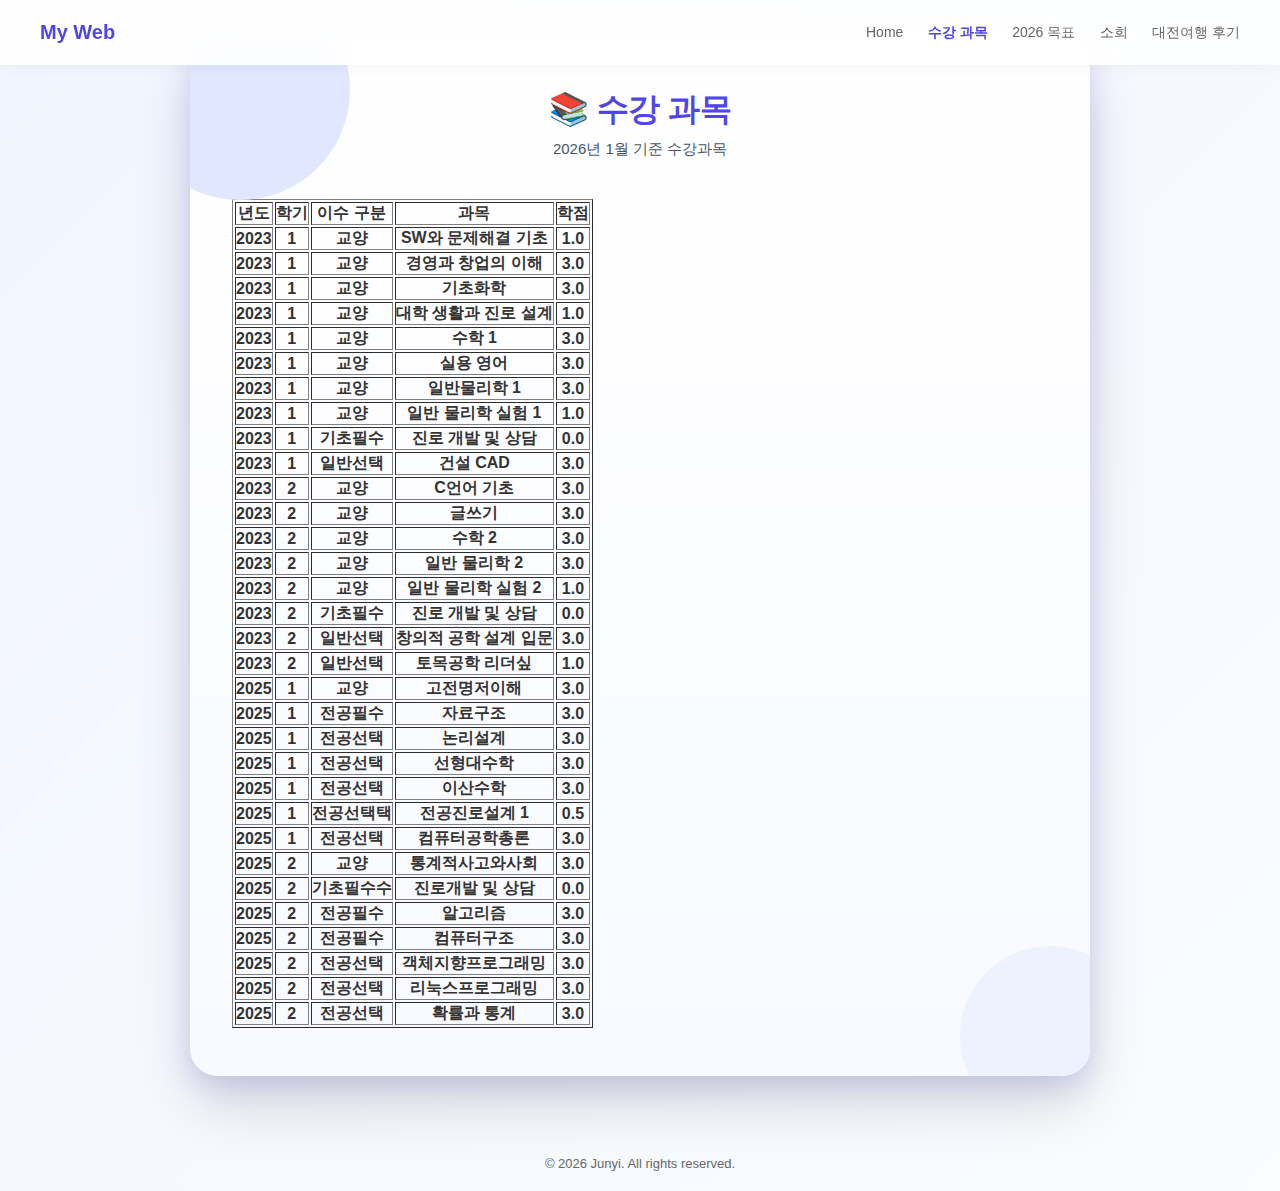
<file: page1.html>
<!DOCTYPE html>
<html lang="ko">
<head>
  <meta charset="UTF-8" />
  <title>수강 과목</title>
  <link rel="stylesheet" href="style.css" />
</head>
<body>

  <!-- 🔹 고정 헤더 -->
  <header class="header">
    <div class="logo">My Web</div>
    <nav>
      <a href="index.html">Home</a>
      <a href="page1.html" class="active">수강 과목</a>
      <a href="page2.html">2026 목표</a>
      <a href="page3.html">소희</a>
      <a href="page4.html">대전여행 후기</a>
    </nav>
  </header>

  <!-- 🔹 메인 -->
  <main class="container page">
    <section class="intro">
      <h1>📚 수강 과목</h1>
      <p>2026년 1월 기준 수강과목</p>
    </section>

    <table border="1">
        <tr>
            <th>년도</th>
            <th>학기</th>
            <th>이수 구분</th>
            <th>과목</th>
            <th>학점</th>
        </tr>
         <tr>
            <th>2023</th>
            <th>1</th>
            <th>교양</th>
            <th>SW와 문제해결 기초</th>
            <th>1.0</th>
        </tr>
        <tr>
            <th>2023</th>
            <th>1</th>
            <th>교양</th>
            <th>경영과 창업의 이해</th>
            <th>3.0</th>
        </tr>
         <tr>
            <th>2023</th>
            <th>1</th>
            <th>교양</th>
            <th>기초화학</th>
            <th>3.0</th>
        </tr>
        <tr>
            <th>2023</th>
            <th>1</th>
            <th>교양</th>
            <th>대학 생활과 진로 설계</th>
            <th>1.0</th>
        </tr>
        <tr>
            <th>2023</th>
            <th>1</th>
            <th>교양</th>
            <th>수학 1</th>
            <th>3.0</th>
        </tr>
        <tr>
            <th>2023</th>
            <th>1</th>
            <th>교양</th>
            <th>실용 영어</th>
            <th>3.0</th>
        </tr>
        <tr>
            <th>2023</th>
            <th>1</th>
            <th>교양</th>
            <th>일반물리학 1</th>
            <th>3.0</th>
        </tr>
        <tr>
            <th>2023</th>
            <th>1</th>
            <th>교양</th>
            <th>일반 물리학 실험 1</th>
            <th>1.0</th>
        </tr>
        <tr>
            <th>2023</th>
            <th>1</th>
            <th>기초필수</th>
            <th>진로 개발 및 상담</th>
            <th>0.0</th>
        </tr>
        <tr>
            <th>2023</th>
            <th>1</th>
            <th>일반선택</th>
            <th>건설 CAD</th>
            <th>3.0</th>
        </tr>
        <tr>
            <th>2023</th>
            <th>2</th>
            <th>교양</th>
            <th>C언어 기초</th>
            <th>3.0</th>
        </tr>
        <tr>
            <th>2023</th>
            <th>2</th>
            <th>교양</th>
            <th>글쓰기</th>
            <th>3.0</th>
        </tr>
        <tr>
            <th>2023</th>
            <th>2</th>
            <th>교양</th>
            <th>수학 2</th>
            <th>3.0</th>
        </tr>
        <tr>
            <th>2023</th>
            <th>2</th>
            <th>교양</th>
            <th>일반 물리학 2</th>
            <th>3.0</th>
        </tr>
        <tr>
            <th>2023</th>
            <th>2</th>
            <th>교양</th>
            <th>일반 물리학 실험 2</th>
            <th>1.0</th>
        </tr>
        <tr>
            <th>2023</th>
            <th>2</th>
            <th>기초필수</th>
            <th>진로 개발 및 상담</th>
            <th>0.0</th>
        </tr>
        <tr>
            <th>2023</th>
            <th>2</th>
            <th>일반선택</th>
            <th>창의적 공학 설계 입문</th>
            <th>3.0</th>
        </tr>
        <tr>
            <th>2023</th>
            <th>2</th>
            <th>일반선택</th>
            <th>토목공학 리더싶</th>
            <th>1.0</th>
        </tr>
        <tr>
            <th>2025</th>
            <th>1</th>
            <th>교양</th>
            <th>고전명저이해</th>
            <th>3.0</th>
        </tr>
        <tr>
            <th>2025</th>
            <th>1</th>
            <th>전공필수</th>
            <th>자료구조</th>
            <th>3.0</th>
        </tr>
        <tr>
            <th>2025</th>
            <th>1</th>
            <th>전공선택</th>
            <th>논리설계</th>
            <th>3.0</th>
        </tr>
        <tr>
            <th>2025</th>
            <th>1</th>
            <th>전공선택</th>
            <th>선형대수학</th>
            <th>3.0</th>
        </tr>
        <tr>
            <th>2025</th>
            <th>1</th>
            <th>전공선택</th>
            <th>이산수학</th>
            <th>3.0</th>
        </tr>
        <tr>
            <th>2025</th>
            <th>1</th>
            <th>전공선택택</th>
            <th>전공진로설계 1</th>
            <th>0.5</th>
        </tr>
        <tr>
            <th>2025</th>
            <th>1</th>
            <th>전공선택</th>
            <th>컴퓨터공학총론</th>
            <th>3.0</th>
        </tr>
        <tr>
            <th>2025</th>
            <th>2</th>
            <th>교양</th>
            <th>통계적사고와사회</th>
            <th>3.0</th>
        </tr>
        <tr>
            <th>2025</th>
            <th>2</th>
            <th>기초필수수</th>
            <th>진로개발 및 상담</th>
            <th>0.0</th>
        </tr>
        <tr>
            <th>2025</th>
            <th>2</th>
            <th>전공필수</th>
            <th>알고리즘</th>
            <th>3.0</th>
        </tr>
        <tr>
            <th>2025</th>
            <th>2</th>
            <th>전공필수</th>
            <th>컴퓨터구조</th>
            <th>3.0</th>
        </tr>
        <tr>
            <th>2025</th>
            <th>2</th>
            <th>전공선택</th>
            <th>객체지향프로그래밍</th>
            <th>3.0</th>
        </tr>
        <tr>
            <th>2025</th>
            <th>2</th>
            <th>전공선택</th>
            <th>리눅스프로그래밍</th>
            <th>3.0</th>
        </tr>
        <tr>
            <th>2025</th>
            <th>2</th>
            <th>전공선택</th>
            <th>확률과 통계</th>
            <th>3.0</th>
        </tr>
    </table>

  </main>

  <!-- 🔹 푸터 -->
  <footer class="footer">
    <p>© 2026 Junyi. All rights reserved.</p>
  </footer>

</body>
</html>
</file>
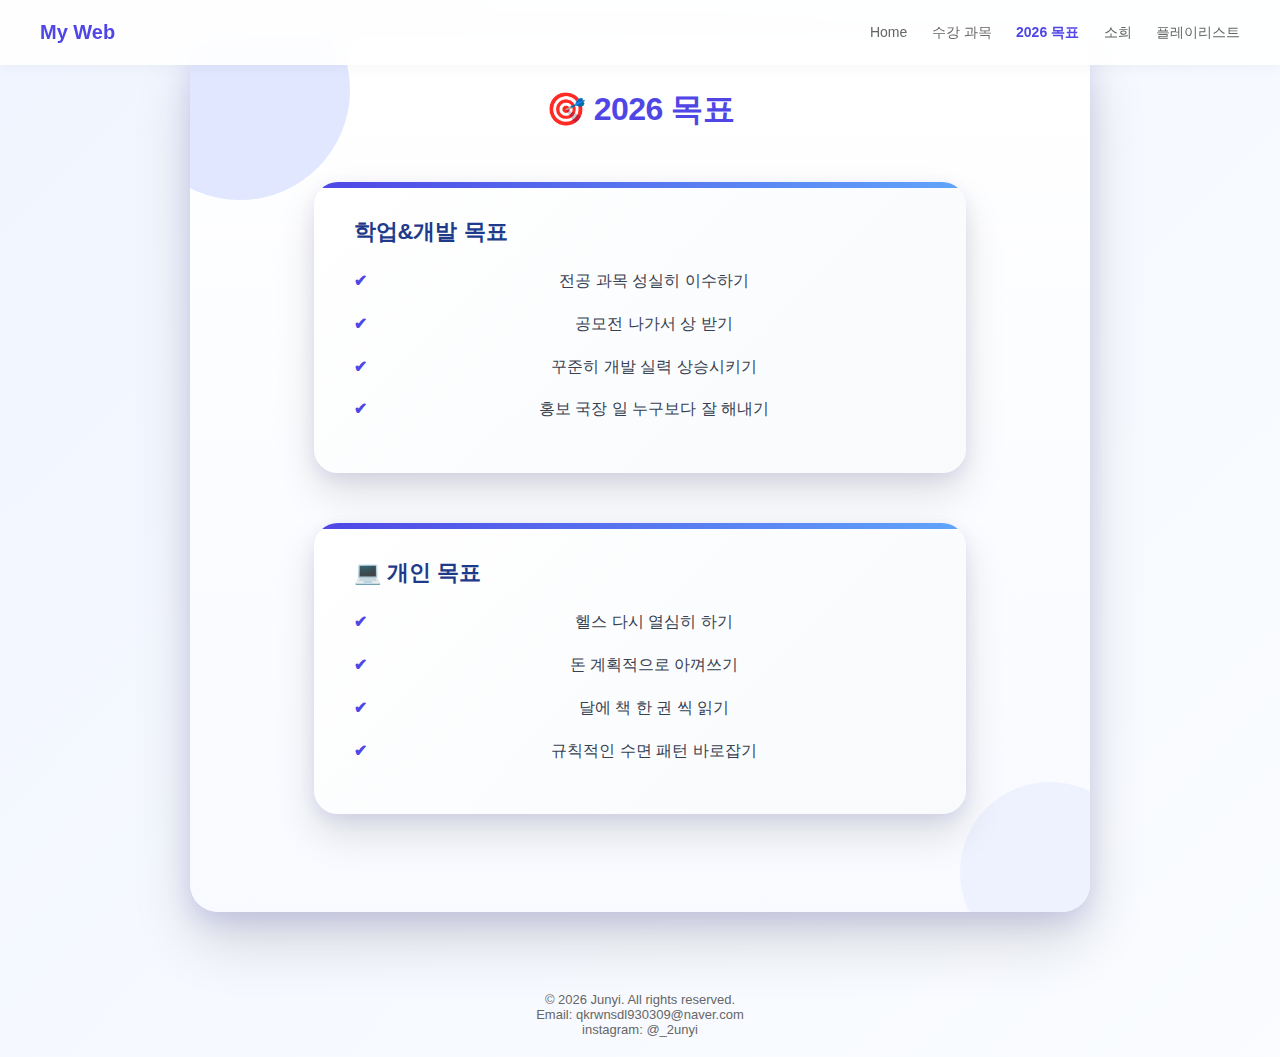
<file: page2.html>
<!DOCTYPE html>
<html lang="ko">
<head>
  <meta charset="UTF-8" />
  <title>2026 목표</title>
  <link rel="stylesheet" href="style.css" />
</head>
<body>

  <!-- 🔹 고정 헤더 -->
  <header class="header">
    <div class="logo">My Web</div>
    <nav>
      <a href="index.html">Home</a>
      <a href="page1.html">수강 과목</a>
      <a href="page2.html" class="active">2026 목표</a>
      <a href="page3.html">소희</a>
      <a href="page4.html">플레이리스트</a>
    </nav>
  </header>

  <!-- 🔹 메인 -->
  <main class="container page">

    <section class="intro">
      <h1>🎯 2026 목표</h1>

    <!-- 목표 1 -->
    <section class="goal-box">
      <h2> 학업&개발 목표</h2>
      <ul>
        <li>전공 과목 성실히 이수하기</li>
        <li>공모전 나가서 상 받기</li>
        <li>꾸준히 개발 실력 상승시키기</li>
        <li>홍보 국장 일 누구보다 잘 해내기</li>
      </ul>
    </section>

    <!-- 목표 2 -->
    <section class="goal-box">
      <h2>💻 개인 목표</h2>
      <ul>
        <li>헬스 다시 열심히 하기</li>
        <li>돈 계획적으로 아껴쓰기</li>
        <li>달에 책 한 권 씩 읽기</li>
        <li>규칙적인 수면 패턴 바로잡기</li>
      </ul>
    </section>

  </main>

  <footer class="footer">
  <p>© 2026 Junyi. All rights reserved.</p>
  <p>Email: qkrwnsdl930309@naver.com</p>
  <p>instagram: @_2unyi</p>
</footer>

</body>
</html>
</file>
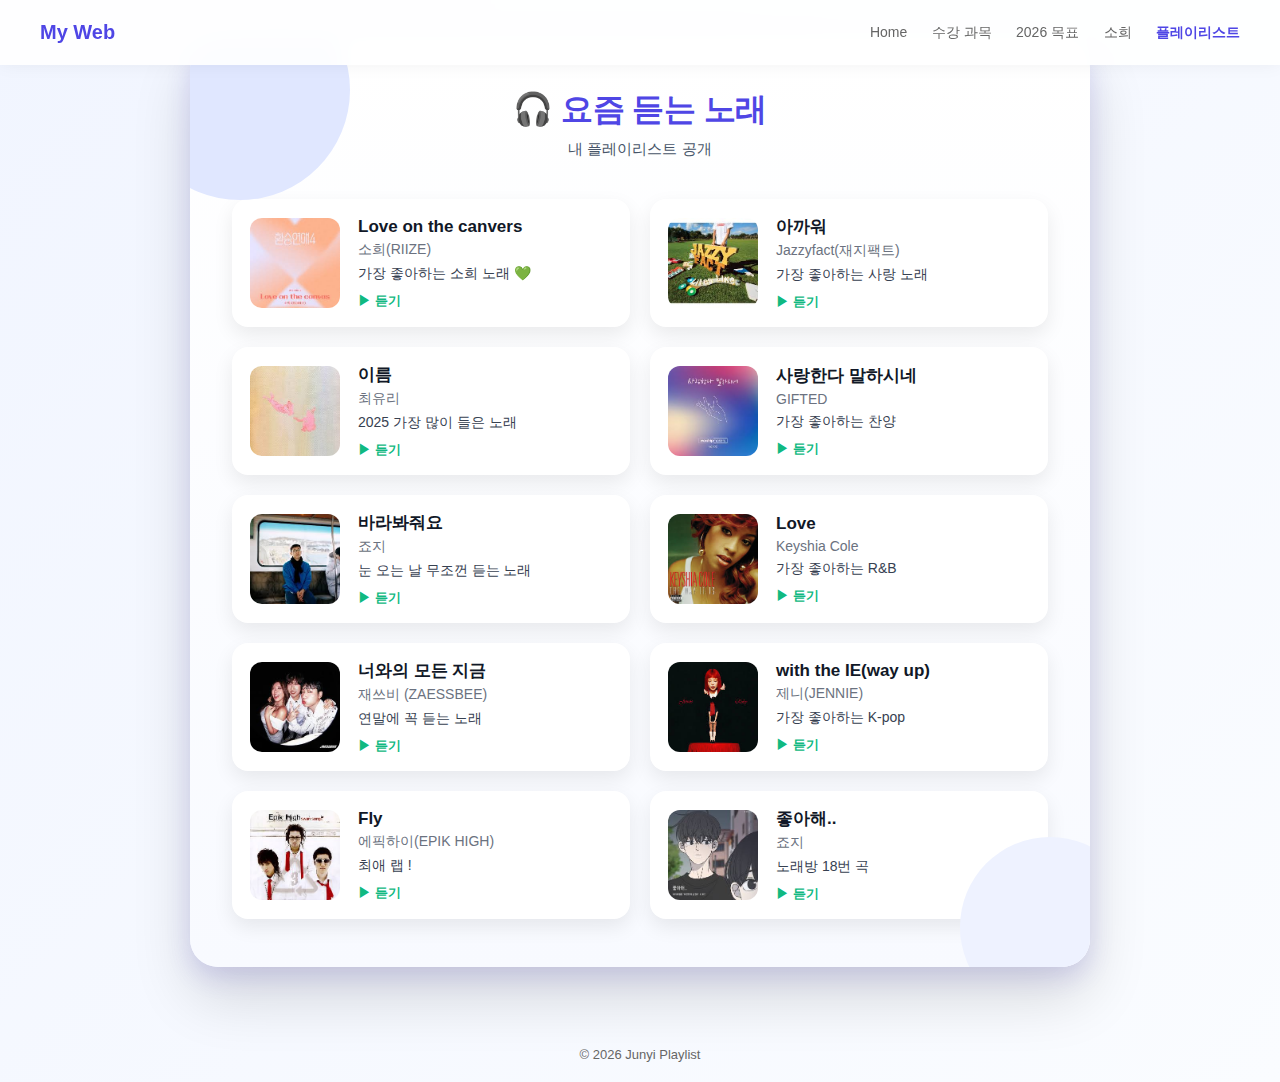
<file: page4.html>
<!DOCTYPE html>
<html lang="ko">
<head>
  <meta charset="UTF-8">
  <title>플레이리스트</title>
  <link rel="stylesheet" href="style.css">
</head>
<body>

  <!-- 🔹 고정 헤더 -->
  <header class="header">
    <div class="logo">My Web</div>
    <nav>
      <a href="index.html">Home</a>
      <a href="page1.html">수강 과목</a>
      <a href="page2.html">2026 목표</a>
      <a href="page3.html">소희</a>
      <a href="page4.html" class="active">플레이리스트</a>
    </nav>
  </header>

  <!-- 🔹 메인 -->
  <main class="container music-page">

    <section class="intro">
      <h1>🎧 요즘 듣는 노래</h1>
      <p>내 플레이리스트 공개</p>
    </section>

    <!-- 🎵 노래 카드들 -->
    <section class="music-list">

      <!-- 노래 1 -->
      <div class="music-card">
        <img src="[data-uri]" alt="앨범아트">
        <div class="music-info">
          <h3>Love on the canvers</h3>
          <p class="artist">소희(RIIZE)</p>
          <p class="comment">가장 좋아하는 소희 노래 💚</p>
          <a href="https://www.youtube.com/watch?v=m6y_b4jOFfU&list=RDm6y_b4jOFfU&start_radio=1" target="_blank">▶ 듣기</a>
        </div>
      </div>

      <!-- 노래 2 -->
      <div class="music-card">
        <img src="[data-uri]" alt="앨범아트">
        <div class="music-info">
          <h3>아까워</h3>
          <p class="artist">Jazzyfact(재지팩트)</p>
          <p class="comment">가장 좋아하는 사랑 노래</p>
          <a href="https://www.youtube.com/watch?v=ppudgIu2TaM&list=RDppudgIu2TaM&start_radio=1" target="_blank">▶ 듣기</a>
        </div>
      </div>

      <!-- 노래 3 -->
      <div class="music-card">
        <img src="[data-uri]" alt="앨범아트">
        <div class="music-info">
          <h3>이름</h3>
          <p class="artist">최유리</p>
          <p class="comment">2025 가장 많이 들은 노래</p>
          <a href="https://www.youtube.com/watch?v=vCj8bRWSi2Q&list=RDvCj8bRWSi2Q&start_radio=1" target="_blank">▶ 듣기</a>
        </div>
      </div>

            <!-- 노래 4 -->
      <div class="music-card">
        <img src="[data-uri]" alt="앨범아트">
        <div class="music-info">
          <h3>사랑한다 말하시네</h3>
          <p class="artist">GIFTED</p>
          <p class="comment">가장 좋아하는 찬양</p>
          <a href="https://www.youtube.com/watch?v=A_SEQKpeHVw&list=RDA_SEQKpeHVw&start_radio=1" target="_blank">▶ 듣기</a>
        </div>
      </div>

                  <!-- 노래 5 -->
      <div class="music-card">
        <img src="[data-uri]" alt="앨범아트">
        <div class="music-info">
          <h3>바라봐줘요</h3>
          <p class="artist">죠지</p>
          <p class="comment">눈 오는 날 무조껀 듣는 노래</p>
          <a href="https://www.youtube.com/watch?v=tVh8feErNjU&list=RDtVh8feErNjU&start_radio=1" target="_blank">▶ 듣기</a>
        </div>
      </div>

                    <!-- 노래 6 -->
      <div class="music-card">
        <img src="[data-uri]" alt="앨범아트">
        <div class="music-info">
          <h3>Love</h3>
          <p class="artist">Keyshia Cole</p>
          <p class="comment">가장 좋아하는 R&B</p>
          <a href="https://www.youtube.com/watch?v=ETpU0obvKrY&list=RDETpU0obvKrY&start_radio=1" target="_blank">▶ 듣기</a>
        </div>
      </div>

      <!-- 노래 7 -->
      <div class="music-card">
        <img src="[data-uri]" alt="앨범아트">
        <div class="music-info">
          <h3>너와의 모든 지금</h3>
          <p class="artist">재쓰비 (ZAESSBEE)</p>
          <p class="comment">연말에 꼭 듣는 노래</p>
          <a href="https://www.youtube.com/watch?v=l75UDW-klLU&list=RDl75UDW-klLU&start_radio=1" target="_blank">▶ 듣기</a>
        </div>
      </div>

      <!-- 노래 8 -->
      <div class="music-card">
        <img src="[data-uri]" alt="앨범아트">
        <div class="music-info">
          <h3>with the IE(way up)</h3>
          <p class="artist">제니(JENNIE)</p>
          <p class="comment">가장 좋아하는 K-pop</p>
          <a href="https://www.youtube.com/watch?v=DQt87nrizKI&list=RDDQt87nrizKI&start_radio=1" target="_blank">▶ 듣기</a>
        </div>
      </div>

      <!-- 노래 9 -->
      <div class="music-card">
        <img src="[data-uri]" alt="앨범아트">
        <div class="music-info">
          <h3>Fly</h3>
          <p class="artist">에픽하이(EPIK HIGH)</p>
          <p class="comment">최애 랩 !</p>
          <a href="https://www.youtube.com/watch?v=sHqLlyBlmQI&list=RDsHqLlyBlmQI&start_radio=1" target="_blank">▶ 듣기</a>
        </div>
      </div>

      <!-- 노래 10 -->
      <div class="music-card">
        <img src="[data-uri]" alt="앨범아트">
        <div class="music-info">
          <h3>좋아해..</h3>
          <p class="artist">죠지</p>
          <p class="comment">노래방 18번 곡</p>
          <a href="https://www.youtube.com/watch?v=vi3opAWiHKY" target="_blank">▶ 듣기</a>
        </div>
      </div>

    </section>

  </main>

  <footer class="footer">
    <p>© 2026 Junyi Playlist</p>
  </footer>

</body>
</html>
</file>
<file: style.css>
/* =========================
   기본 설정
========================= */
* {
  margin: 0;
  padding: 0;
  box-sizing: border-box;
  font-family: "Pretendard", Arial, sans-serif;
}

/* =========================
   전체 배경 (연한 파스텔)
========================= */
body {
  background: linear-gradient(135deg, #f1f5ff, #fafcff);
  min-height: 100vh;
  color: #333;
}

/* =========================
   풀사이즈 D-DAY 히어로 배너
========================= */
.dday-hero {
  width: 100%;
  height: 290px;
  background: linear-gradient(135deg, #eef2ff, #f8fafc);
  display: flex;
  align-items: center;
  justify-content: center;
  margin-top: 65px;
  margin-bottom: 10px; /* 고정 헤더 높이 */
}

/* 가운데 콘텐츠 */
.dday-content {
  display: flex;
  flex-direction: column;   /* 세로 정렬 */
  align-items: center;      /* 가로 중앙 */
  justify-content: center;
  text-align: center;
  width: 100%;
}

/* Junyi's Birthday */
.dday-content h1 {
  font-size: 28px;
  font-weight: 800;
  color: #4f46e5;
  margin-bottom: 6px;
}

/* D-숫자 */
.dday-number {
  font-size: 56px;
  font-weight: 900;
  color: #111827;
  margin: 6px 0;
}

/* 축 생일 */
.dday-sub {
  font-size: 15px;
  color: #6b7280;
  margin-bottom: 16px;
}

/* =========================
   축하 영역
========================= */
.dday-banner {
  display: flex;
  flex-direction: column;
  align-items: center;
}

/* 버튼 */
#celebrateBtn {
  margin-top: 10px;
  padding: 10px 24px;
  border: none;
  border-radius: 22px;
  background: #4f46e5;
  color: white;
  font-size: 14px;
  font-weight: 600;
  cursor: pointer;
  transition: background 0.2s ease;
}

#celebrateBtn:hover {
  background: #4338ca;
}

/* 감사 멘트 */
#celebrateMsg {
  display: none;
  margin-top: 14px;
  font-size: 15px;
  color: #1e3a8a;
  font-weight: 600;
}




/* =========================
   고정 헤더
========================= */
.header {
  position: fixed;
  top: 0;
  left: 0;
  width: 100%;
  height: 65px;
  background: rgba(255, 255, 255, 0.9);
  backdrop-filter: blur(10px);
  display: flex;
  justify-content: space-between;
  align-items: center;
  padding: 0 40px;
  box-shadow: 0 -4px 20px rgba(0,0,0,0.08);
  z-index: 1000;
}

.logo {
  font-weight: 700;
  font-size: 20px;
  color: #4f46e5;
}

nav a {
  margin-left: 20px;
  text-decoration: none;
  font-size: 14px;
  color: #666;
}

nav a:hover,
nav a.active {
  color: #4f46e5;
  font-weight: 600;
}

/* =========================
   메인 카드
========================= */
.container {
  max-width: 760px;
  background: linear-gradient(180deg, #ffffff, #f8faff);
  margin: 40px auto 60px;
  padding: 48px 42px;
  border-radius: 28px;
  box-shadow:
    0 30px 60px rgba(0, 0, 0, 0.14),
    0 10px 25px rgba(79, 70, 229, 0.15);
  position: relative;
  overflow: hidden;
}

/* 배경 장식 원 */
.container::before,
.container::after {
  content: "";
  position: absolute;
  border-radius: 50%;
  z-index: 0;
}

.container::before {
  width: 220px;
  height: 220px;
  background: #e0e7ff;
  top: -60px;
  left: -60px;
}

.container::after {
  width: 180px;
  height: 180px;
  background: #eef2ff;
  bottom: -50px;
  right: -50px;
}

/* =========================
   인트로
========================= */
.intro {
  text-align: center;
  margin-bottom: 40px;
  position: relative;
  z-index: 1;
}

.intro h1 {
  font-size: 34px;
  font-weight: 900;
  color: #4f46e5;
  margin-bottom: 8px;
  letter-spacing: -0.6px;
}

.intro p {
  font-size: 15px;
  color: #6b7280;
}

/* =========================
   프로필 카드
========================= */
.profile {
  display: grid;
  grid-template-columns: 140px 1fr;
  gap: 28px;
  align-items: center;
  background: white;
  padding: 26px 30px;
  border-radius: 22px;
  box-shadow: 0 12px 28px rgba(0,0,0,0.12);
  position: relative;
  z-index: 1;
  margin-bottom: 36px;
  transition: transform 0.3s ease;
}

.profile:hover {
  transform: translateY(-6px);
}

/* 프로필 이미지 */
.profile img {
  width: 130px;
  height: 130px;
  border-radius: 50%;
  object-fit: cover;
  border: 5px solid #e0e7ff;
  box-shadow: 0 10px 22px rgba(0,0,0,0.15);
}

/* 프로필 텍스트 */
.profile ul {
  list-style: none;
  font-size: 14px;
}

.profile li {
  margin-bottom: 10px;
  font-size: 15px;
  color: #374151;
  position: relative;
  padding-left: 16px;
}

/* 포인트 바 */
.profile li::before {
  content: "";
  position: absolute;
  left: 0;
  top: 8px;
  width: 6px;
  height: 6px;
  background: #6366f1;
  border-radius: 50%;
}

/* =========================
   소개 영역
========================= */
.about {
  background: rgba(255,255,255,0.9);
  padding: 26px 30px;
  border-radius: 22px;
  box-shadow: 0 10px 25px rgba(0,0,0,0.1);
  position: relative;
  z-index: 1;
}

.about h2 {
  margin-bottom: 10px;
  font-size: 18px;
  color: #4f46e5;
}

.about p {
  font-size: 15px;
  color: #374151;
  line-height: 1.8;
}

.about a {
  color: #4f46e5;
  font-weight: 600;
  text-decoration: none;
}

.about a:hover {
  text-decoration: underline;
}


/* =========================
   수강과목 테이블
========================= */
.subject-table {
  width: 85%;
  margin: 40px auto;
  border-collapse: collapse;
  background: white;
  font-size: 14px;
}

.subject-table,
.subject-table th,
.subject-table td {
  border: 1px solid #e5e7eb;
}

.subject-table th {
  font-weight: 700;
  background: #f5f7ff;
  padding: 10px;
}

.subject-table td {
  font-weight: 400;
  padding: 8px;
  text-align: center;
}

.subject-table tr:hover td {
  background: #fafafa;
}

/* =========================
   🎯 2026 목표 페이지
========================= */

/* 전체 페이지 살짝 넓게 */
.page {
  max-width: 900px;
}

/* 목표 카드 공통 */
.goal-box {
  position: relative;
  width: 80%;
  margin: 50px auto;
  padding: 35px 40px;
  background: linear-gradient(
    135deg,
    #ffffff,
    #f8fafc
  );
  border-radius: 24px;
  box-shadow: 
    0 20px 40px rgba(0, 0, 0, 0.12),
    0 5px 15px rgba(79, 70, 229, 0.1);
  overflow: hidden;
  transition: transform 0.25s ease, box-shadow 0.25s ease;
}

/* 위에 장식 바 */
.goal-box::before {
  content: "";
  position: absolute;
  top: 0;
  left: 0;
  width: 100%;
  height: 6px;
  background: linear-gradient(
    90deg,
    #4f46e5,
    #60a5fa
  );
}

/* 마우스 올리면 */
.goal-box:hover {
  transform: translateY(-8px);
  box-shadow: 
    0 30px 60px rgba(0, 0, 0, 0.18),
    0 10px 25px rgba(79, 70, 229, 0.2);
}

/* 목표 제목 */
.goal-box h2 {
  font-size: 22px;
  margin-bottom: 20px;
  color: #1e3a8a;
  display: flex;
  align-items: center;
  gap: 8px;
}

/* 리스트 */
.goal-box ul {
  list-style: none;
  padding-left: 0;
}

/* 목표 항목 */
.goal-box li {
  position: relative;
  padding-left: 28px;
  margin-bottom: 14px;
  font-size: 16px;
  line-height: 1.8;
  color: #374151;
}

/* 커스텀 체크 포인트 */
.goal-box li::before {
  content: "✔";
  position: absolute;
  left: 0;
  top: 0;
  color: #4f46e5;
  font-weight: 700;
}

/* intro 제목도 더 힘주기 */
.intro h1 {
  font-size: 32px;
  font-weight: 800;
  letter-spacing: -0.5px;
}

.intro p {
  font-size: 15px;
  margin-top: 6px;
  color: #475569;
}


/* =========================
   위키 스타일
========================= */
.wiki-box h2 {
  font-size: 18px;
  margin-bottom: 12px;
  color: #01579b;
  border-left: 4px solid #c7d2fe;
  padding-left: 10px;
}

.wiki-table {
  width: 100%;
  border-collapse: collapse;
  font-size: 14px;
}

.wiki-table th,
.wiki-table td {
  border: 1px solid #e5e7eb;
  padding: 10px;
}

/* 테이블 헤더 */
.wiki-table th {
  background: #f8fafc;
  font-weight: 600;
  text-align: center;
}

/* 🔥 소희 사인 들어간 칸 */
.wiki-table td.image-cell {
  text-align: center;        /* 가로 가운데 */
  vertical-align: middle;    /* 세로 가운데 */
  padding: 14px;
}

/* 소희 사인 이미지 */
.wiki-table td.image-cell img {
  display: block;
  margin: 0 auto 6px;        /* 가운데 + 아래 여백 */
  max-width: 120px;
}

/* 캡션 */
.wiki-table td.image-cell .img-caption {
  font-size: 13px;
  color: #6b7280;
  text-align: center;
}

/* =========================
   내가 좋아하는 소희
========================= */
.my-style {
  margin-top: 40px;
  padding: 22px;
  background: #dbe1f6;
  border-radius: 18px;
}

.my-style h3 {
  font-size: 17px;
  color: #4f46e5;
  margin-bottom: 12px;
  text-align: center;
}

.my-style li {
  margin-bottom: 10px;
  font-size: 14px;
}

.my-style a {
  color: #4f46e5;
  font-size: 13px;
  text-decoration: none;
}

.my-style a:hover {
  text-decoration: underline;
}

/* =========================
   🎧 노래 추천 (Melon 감성)
========================= */

.music-page {
  max-width: 900px;   /* 기존보다 넓게 */
}

/* 노래 리스트 */
.music-list {
  display: grid;
  grid-template-columns: repeat(2, 1fr); /* ⬅️ 한 줄에 2개 */
  gap: 20px;
}


/* 노래 카드 */
.music-card {
  display: flex;
  align-items: center;
  gap: 18px;
  padding: 16px 18px;
  background: #ffffff;
  border-radius: 16px;
  box-shadow: 0 8px 20px rgba(0,0,0,0.08);
  transition: transform 0.2s ease;
}

.music-card:hover {
  transform: translateY(-3px);
}

/* 앨범 아트 */
.music-card img {
  width: 90px;
  height: 90px;
  border-radius: 12px;
  object-fit: cover;
}

/* 노래 정보 */
.music-info h3 {
  font-size: 17px;
  margin-bottom: 4px;
  color: #111827;
}

.music-info .artist {
  font-size: 14px;
  color: #6b7280;
  margin-bottom: 6px;
}

.music-info .comment {
  font-size: 14px;
  color: #374151;
  margin-bottom: 8px;
}

/* 듣기 버튼 */
.music-info a {
  font-size: 13px;
  color: #10b981; /* 멜론 그린 */
  font-weight: 600;
  text-decoration: none;
}

.music-info a:hover {
  text-decoration: underline;
}




/* =========================
   푸터
========================= */
.footer {
  text-align: center;
  padding: 20px;
  font-size: 13px;
  color: #666;
}
</file>
